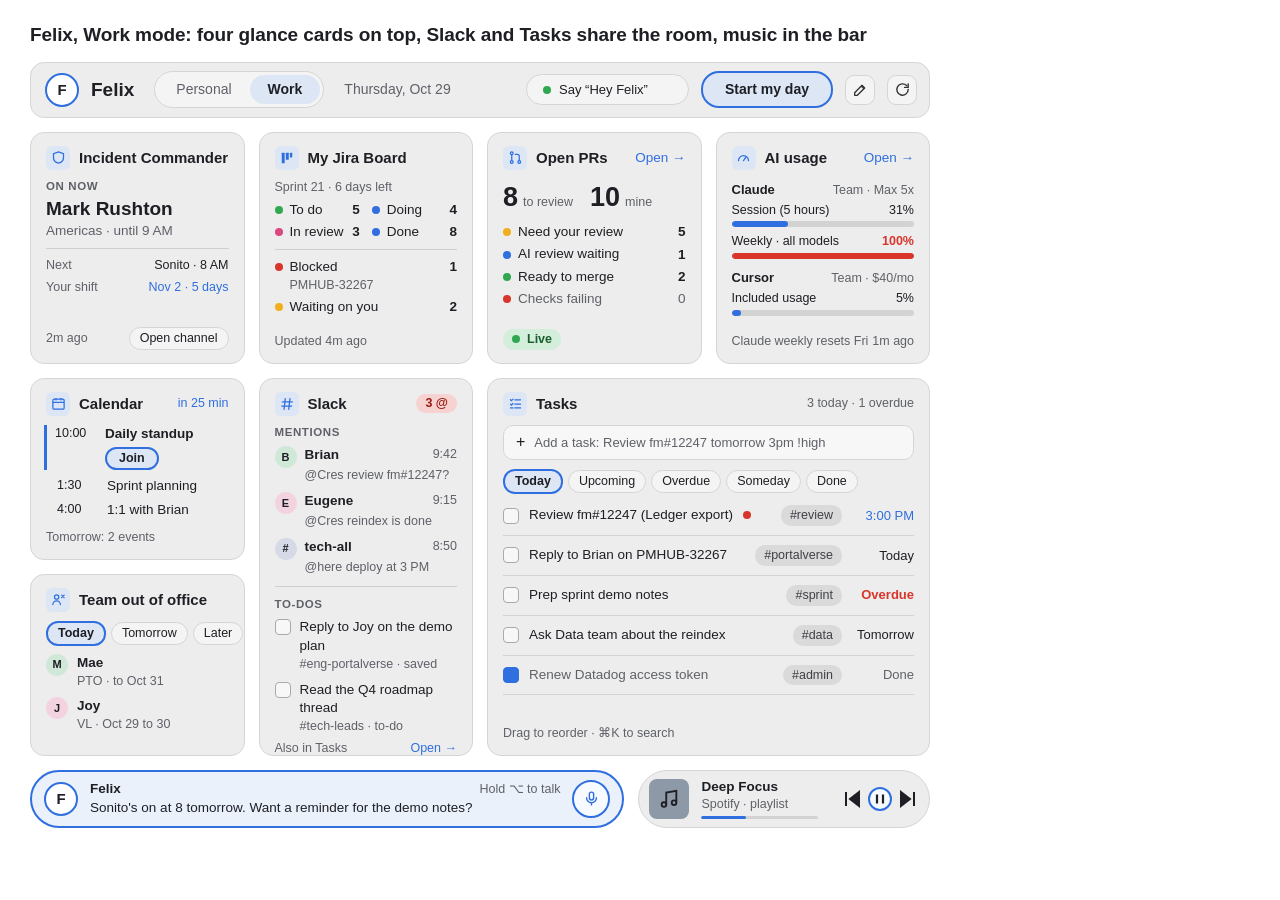
<file: docs/mockups/work-mode.html>
<!doctype html>
<html lang="en">
<head>
<meta charset="utf-8">
<title>Felix, Work mode mock-up</title>
<style>
  :root {
    --page: #FFFFFF; --card: #EDEDED; --edge: #D5D5D5; --fg: #1E1F24; --muted: #5F6168;
    --blue: #2F6FDF; --blue-bg: #DCE6F4; --chip: #DADADA; --red: #D9352B; --amber: #F2AE1C;
    --green: #2FA84F; --pink: #D9497F;
  }
  * { box-sizing: border-box; }
  body { margin: 0; width: 960px; height: 869px; padding: 22px 30px; background: var(--page); color: var(--fg);
    font: 13.5px/1.35 -apple-system, "SF Pro Text", "Helvetica Neue", sans-serif; overflow: hidden; }
  h1 { font-size: 19px; font-weight: 650; margin: 0 0 14px; letter-spacing: -0.1px; }
  .bar { display: flex; align-items: center; gap: 12px; height: 56px; padding: 0 12px 0 14px; background: var(--card);
    border: 1px solid var(--edge); border-radius: 14px; }
  .avatar { width: 34px; height: 34px; border-radius: 50%; border: 2px solid var(--blue); background: #fff; display: grid;
    place-items: center; font-weight: 600; font-size: 15px; flex: none; }
  .brand { font-size: 19px; font-weight: 650; margin-right: 8px; }
  .seg { display: flex; padding: 3px; border: 1px solid var(--edge); border-radius: 20px; background: #F4F4F4; }
  .seg span { padding: 5px 18px; border-radius: 16px; color: var(--muted); font-size: 14px; }
  .seg .on { background: var(--blue-bg); color: var(--fg); font-weight: 600; }
  .date { color: var(--muted); font-size: 14px; margin-left: 8px; }
  .grow { flex: 1; }
  .pill { display: inline-flex; align-items: center; gap: 8px; padding: 6px 14px; border: 1px solid var(--edge);
    border-radius: 18px; background: #F4F4F4; font-size: 13px; }
  .dot { width: 8px; height: 8px; border-radius: 50%; display: inline-block; flex: none; }
  .primary { padding: 7px 22px; border: 2px solid var(--blue); border-radius: 18px; background: var(--blue-bg);
    font-weight: 600; font-size: 14px; }
  .icon-btn { width: 30px; height: 30px; border: 1px solid var(--edge); border-radius: 9px; background: #F4F4F4;
    display: grid; place-items: center; }
  svg { display: block; }
  .grid { display: grid; grid-template-columns: repeat(4, 1fr); grid-template-rows: 232px 182px 182px; gap: 14px;
    margin-top: 14px; grid-template-areas: "ic jira prs ai" "cal slack tasks tasks" "ooo slack tasks tasks"; }
  .card { background: var(--card); border: 1px solid var(--edge); border-radius: 14px; padding: 13px 15px;
    display: flex; flex-direction: column; min-width: 0; overflow: hidden; }
  .head { display: flex; align-items: center; gap: 9px; margin-bottom: 9px; }
  .head h2 { font-size: 15px; font-weight: 600; margin: 0; white-space: nowrap; }
  .badge { width: 24px; height: 24px; border-radius: 6px; background: var(--blue-bg); display: grid; place-items: center; flex: none; }
  .right { margin-left: auto; }
  .link { color: var(--blue); font-weight: 500; }
  .muted { color: var(--muted); }
  .small { font-size: 12.5px; }
  .foot { margin-top: auto; display: flex; align-items: center; justify-content: space-between; color: var(--muted); font-size: 12.5px; }
  .row { display: flex; align-items: center; gap: 7px; }
  .between { display: flex; justify-content: space-between; align-items: baseline; gap: 8px; }
  hr { border: 0; border-top: 1px solid #CFCFCF; margin: 8px 0; }
  .chip { padding: 2px 10px; border: 1px solid var(--edge); border-radius: 12px; background: #F4F4F4; font-size: 12.5px; }
  .chip.on { border: 2px solid var(--blue); background: var(--blue-bg); font-weight: 600; }
  .person { width: 22px; height: 22px; border-radius: 50%; display: grid; place-items: center; font-size: 11px; font-weight: 600; flex: none; }
  .meter { height: 6px; border-radius: 3px; background: #D3D3D3; overflow: hidden; margin: 3px 0 6px; }
  .meter i { display: block; height: 100%; border-radius: 3px; background: var(--blue); }
  .tool { font-weight: 600; font-size: 13px; margin-top: 2px; }
  .msg { display: grid; grid-template-columns: 22px 1fr auto; column-gap: 8px; align-items: start; padding: 4px 0; }
  .msg b { font-weight: 600; }
  .msg .text { grid-column: 2 / 4; color: var(--muted); font-size: 12.5px; margin-top: -1px; }
  .section { font-size: 11.5px; font-weight: 600; letter-spacing: 0.6px; text-transform: uppercase; color: var(--muted); margin: 4px 0 2px; }
  .box { width: 16px; height: 16px; border: 1.5px solid #A9A9A9; border-radius: 4px; background: #F7F7F7; flex: none; }
  .box.done { background: var(--blue); border-color: var(--blue); }
  .task { display: flex; align-items: center; gap: 10px; padding: 9px 0; border-bottom: 1px solid #D2D2D2; }
  .task:last-of-type { border-bottom: 0; }
  .task .title { flex: 1; min-width: 0; white-space: nowrap; overflow: hidden; text-overflow: ellipsis; }
  .tag { padding: 2px 9px; border-radius: 10px; background: var(--chip); font-size: 12.5px; color: #3F4047; }
  .due { width: 62px; text-align: right; font-size: 13px; }
  .add { display: flex; align-items: center; gap: 9px; padding: 8px 12px; border: 1px solid var(--edge); border-radius: 10px;
    background: #F7F7F7; color: var(--muted); font-size: 13px; margin-bottom: 9px; }
  .bottom { display: grid; grid-template-columns: 632fr 310fr; gap: 14px; margin-top: 14px; }
  .felix { display: flex; align-items: center; gap: 12px; height: 58px; padding: 0 12px; border: 2px solid var(--blue);
    border-radius: 30px; background: #EAF1FB; }
  .music { display: flex; align-items: center; gap: 12px; height: 58px; padding: 0 12px 0 10px; border: 1px solid var(--edge);
    border-radius: 30px; background: var(--card); }
  .art { width: 40px; height: 40px; border-radius: 8px; background: #8E99A8; display: grid; place-items: center; }
</style>
</head>
<body>
<h1>Felix, Work mode: four glance cards on top, Slack and Tasks share the room, music in the bar</h1>

<div class="bar">
  <div class="avatar">F</div>
  <span class="brand">Felix</span>
  <div class="seg"><span>Personal</span><span class="on">Work</span></div>
  <span class="date">Thursday, Oct 29</span>
  <span class="grow"></span>
  <span class="pill" style="padding: 6px 40px 6px 16px"><span class="dot" style="background: var(--green)"></span>Say “Hey Felix”</span>
  <span class="primary">Start my day</span>
  <span class="icon-btn"><svg width="16" height="16" viewBox="0 0 24 24" fill="none" stroke="#333" stroke-width="2" stroke-linejoin="round"><path d="M4 20h4L19 9l-4-4L4 16z"/><path d="M14 6l4 4"/></svg></span>
  <span class="icon-btn"><svg width="17" height="17" viewBox="0 0 24 24" fill="none" stroke="#333" stroke-width="2" stroke-linecap="round"><path d="M20 12a8 8 0 1 1-2.3-5.6"/><path d="M20 4v5h-5"/></svg></span>
</div>

<div class="grid">
  <section class="card" style="grid-area: ic">
    <div class="head"><span class="badge"><svg width="15" height="15" viewBox="0 0 24 24" fill="none" stroke="var(--blue)" stroke-width="2"><path d="M12 3l8 3v6c0 4.5-3.4 8-8 9-4.6-1-8-4.5-8-9V6z"/></svg></span><h2>Incident Commander</h2></div>
    <div class="section" style="margin-top: 0">On now</div>
    <div style="font-size: 19px; font-weight: 600">Mark Rushton</div>
    <div class="muted">Americas · until 9 AM</div>
    <hr>
    <div class="between small"><span class="muted">Next</span><span>Sonito · 8 AM</span></div>
    <div class="between small" style="margin-top: 5px"><span class="muted">Your shift</span><span class="link">Nov 2 · 5 days</span></div>
    <div class="foot"><span>2m ago</span><span class="chip" style="color: var(--fg)">Open channel</span></div>
  </section>

  <section class="card" style="grid-area: jira">
    <div class="head"><span class="badge"><svg width="14" height="14" viewBox="0 0 24 24" fill="var(--blue)"><rect x="3" y="3" width="5" height="18" rx="1"/><rect x="10" y="3" width="5" height="12" rx="1"/><rect x="17" y="3" width="4" height="8" rx="1"/></svg></span><h2>My Jira Board</h2></div>
    <div class="small muted">Sprint 21 · 6 days left</div>
    <div style="display: grid; grid-template-columns: 1fr 1fr; column-gap: 12px; row-gap: 4px; margin-top: 5px">
      <div class="between"><span class="row"><span class="dot" style="background: var(--green)"></span>To do</span><b>5</b></div>
      <div class="between"><span class="row"><span class="dot" style="background: var(--blue)"></span>Doing</span><b>4</b></div>
      <div class="between"><span class="row"><span class="dot" style="background: var(--pink)"></span>In review</span><b>3</b></div>
      <div class="between"><span class="row"><span class="dot" style="background: var(--blue)"></span>Done</span><b>8</b></div>
    </div>
    <hr>
    <div class="between"><span class="row"><span class="dot" style="background: var(--red)"></span>Blocked</span><b>1</b></div>
    <div class="small muted" style="margin-left: 15px">PMHUB-32267</div>
    <div class="between" style="margin-top: 5px"><span class="row"><span class="dot" style="background: var(--amber)"></span>Waiting on you</span><b>2</b></div>
    <div class="foot"><span>Updated 4m ago</span></div>
  </section>

  <section class="card" style="grid-area: prs">
    <div class="head"><span class="badge"><svg width="15" height="15" viewBox="0 0 24 24" fill="none" stroke="var(--blue)" stroke-width="2"><circle cx="6" cy="5" r="2.2"/><circle cx="6" cy="19" r="2.2"/><circle cx="18" cy="19" r="2.2"/><path d="M6 7v10M18 17V10a3 3 0 0 0-3-3h-4"/></svg></span><h2>Open PRs</h2><span class="right link">Open →</span></div>
    <div class="row" style="align-items: baseline; gap: 5px; margin: 0 0 6px"><span style="font-size: 27px; font-weight: 600">8</span><span class="small muted">to review</span><span style="font-size: 27px; font-weight: 600; margin-left: 12px">10</span><span class="small muted">mine</span></div>
    <div class="between" style="padding: 2px 0"><span class="row"><span class="dot" style="background: var(--amber)"></span>Need your review</span><b>5</b></div>
    <div class="between" style="padding: 2px 0"><span class="row"><span class="dot" style="background: var(--blue)"></span>AI review waiting</span><b>1</b></div>
    <div class="between" style="padding: 2px 0"><span class="row"><span class="dot" style="background: var(--green)"></span>Ready to merge</span><b>2</b></div>
    <div class="between muted" style="padding: 2px 0"><span class="row"><span class="dot" style="background: var(--red)"></span>Checks failing</span><span>0</span></div>
    <div class="foot" style="justify-content: flex-start"><span class="row" style="padding: 2px 9px; border-radius: 10px; background: #D3EEDA; color: #1B5E2E; font-weight: 600"><span class="dot" style="background: var(--green)"></span>Live</span></div>
  </section>

  <section class="card" style="grid-area: ai">
    <div class="head"><span class="badge"><svg width="15" height="15" viewBox="0 0 24 24" fill="none" stroke="var(--blue)" stroke-width="2" stroke-linecap="round"><path d="M4 17a8 8 0 1 1 16 0"/><path d="M12 17l4-6"/></svg></span><h2>AI usage</h2><span class="right link">Open →</span></div>
    <div class="between"><span class="tool">Claude</span><span class="small muted">Team · Max 5x</span></div>
    <div class="between small" style="margin-top: 3px"><span>Session (5 hours)</span><span>31%</span></div>
    <div class="meter"><i style="width: 31%"></i></div>
    <div class="between small"><span>Weekly · all models</span><span style="color: var(--red); font-weight: 600">100%</span></div>
    <div class="meter"><i style="width: 100%; background: var(--red)"></i></div>
    <div class="between" style="margin-top: 2px"><span class="tool">Cursor</span><span class="small muted">Team · $40/mo</span></div>
    <div class="between small" style="margin-top: 3px"><span>Included usage</span><span>5%</span></div>
    <div class="meter"><i style="width: 5%"></i></div>
    <div class="foot"><span>Claude weekly resets Fri</span><span>1m ago</span></div>
  </section>

  <section class="card" style="grid-area: cal">
    <div class="head"><span class="badge"><svg width="15" height="15" viewBox="0 0 24 24" fill="none" stroke="var(--blue)" stroke-width="2"><rect x="3" y="5" width="18" height="16" rx="2"/><path d="M3 10h18M8 3v4M16 3v4"/></svg></span><h2>Calendar</h2><span class="right link small">in 25 min</span></div>
    <div style="display: grid; grid-template-columns: 50px 1fr; row-gap: 6px; border-left: 3px solid var(--blue); padding-left: 8px; margin-left: -2px">
      <span class="small">10:00</span><span><b style="font-weight: 600">Daily standup</b><br><span class="chip on" style="display: inline-block; margin-top: 4px; padding: 1px 12px">Join</span></span>
    </div>
    <div style="display: grid; grid-template-columns: 50px 1fr; row-gap: 6px; padding-left: 11px; margin-top: 7px">
      <span class="small">1:30</span><span>Sprint planning</span>
      <span class="small">4:00</span><span>1:1 with Brian</span>
    </div>
    <div class="foot"><span>Tomorrow: 2 events</span></div>
  </section>

  <section class="card" style="grid-area: ooo">
    <div class="head"><span class="badge"><svg width="15" height="15" viewBox="0 0 24 24" fill="none" stroke="var(--blue)" stroke-width="2" stroke-linecap="round"><circle cx="9" cy="8" r="3.5"/><path d="M3 20c0-3.3 2.7-6 6-6s6 2.7 6 6M17 5l4 4M21 5l-4 4"/></svg></span><h2>Team out of office</h2></div>
    <div class="row" style="gap: 5px; margin-bottom: 8px"><span class="chip on">Today</span><span class="chip">Tomorrow</span><span class="chip">Later</span></div>
    <div class="row" style="align-items: flex-start; gap: 9px"><span class="person" style="background: #CFE8D8">M</span><span><b style="font-weight: 600">Mae</b><br><span class="small muted">PTO · to Oct 31</span></span></div>
    <div class="row" style="align-items: flex-start; gap: 9px; margin-top: 7px"><span class="person" style="background: #F3D3DF">J</span><span><b style="font-weight: 600">Joy</b><br><span class="small muted">VL · Oct 29 to 30</span></span></div>
  </section>

  <section class="card" style="grid-area: slack">
    <div class="head"><span class="badge"><svg width="14" height="14" viewBox="0 0 24 24" fill="none" stroke="var(--blue)" stroke-width="2.2" stroke-linecap="round"><path d="M9 3L7 21M17 3l-2 18M4 8.5h17M3 15.5h17"/></svg></span><h2>Slack</h2><span class="right" style="padding: 1px 9px; border-radius: 10px; background: #F6D2D0; color: #9B1C14; font-weight: 600; font-size: 12.5px">3 @</span></div>
    <div class="section" style="margin-top: 0">Mentions</div>
    <div class="msg"><span class="person" style="background: #CFE8D8">B</span><b>Brian</b><span class="small muted">9:42</span><span class="text">@Cres review fm#12247?</span></div>
    <div class="msg"><span class="person" style="background: #F3D3DF">E</span><b>Eugene</b><span class="small muted">9:15</span><span class="text">@Cres reindex is done</span></div>
    <div class="msg"><span class="person" style="background: #D5DAE6">#</span><b>tech-all</b><span class="small muted">8:50</span><span class="text">@here deploy at 3 PM</span></div>
    <hr style="margin: 6px 0">
    <div class="section">To-dos</div>
    <div class="row" style="padding: 4px 0; align-items: flex-start; gap: 9px"><span class="box" style="margin-top: 1px"></span><span>Reply to Joy on the demo plan<br><span class="small muted">#eng-portalverse · saved</span></span></div>
    <div class="row" style="padding: 4px 0; align-items: flex-start; gap: 9px"><span class="box" style="margin-top: 1px"></span><span>Read the Q4 roadmap thread<br><span class="small muted">#tech-leads · to-do</span></span></div>
    <div class="foot"><span>Also in Tasks</span><span class="link">Open →</span></div>
  </section>

  <section class="card" style="grid-area: tasks">
    <div class="head"><span class="badge"><svg width="15" height="15" viewBox="0 0 24 24" fill="none" stroke="var(--blue)" stroke-width="2" stroke-linecap="round"><path d="M4 6l1.5 1.5L8 5M4 13l1.5 1.5L8 12M11 6h9M11 13h9M11 19h9M4 19h4"/></svg></span><h2>Tasks</h2><span class="right small muted">3 today · 1 overdue</span></div>
    <div class="add"><span style="font-size: 16px; line-height: 1; color: var(--fg)">+</span>Add a task: Review fm#12247 tomorrow 3pm !high</div>
    <div class="row" style="gap: 5px; margin-bottom: 2px"><span class="chip on">Today</span><span class="chip">Upcoming</span><span class="chip">Overdue</span><span class="chip">Someday</span><span class="chip">Done</span></div>
    <div class="task"><span class="box"></span><span class="title">Review fm#12247 (Ledger export) <span class="dot" style="background: var(--red); margin-left: 6px"></span></span><span class="tag">#review</span><span class="due link">3:00 PM</span></div>
    <div class="task"><span class="box"></span><span class="title">Reply to Brian on PMHUB-32267</span><span class="tag">#portalverse</span><span class="due">Today</span></div>
    <div class="task"><span class="box"></span><span class="title">Prep sprint demo notes</span><span class="tag">#sprint</span><span class="due" style="color: var(--red); font-weight: 600">Overdue</span></div>
    <div class="task"><span class="box"></span><span class="title">Ask Data team about the reindex</span><span class="tag">#data</span><span class="due">Tomorrow</span></div>
    <div class="task"><span class="box done"></span><span class="title muted">Renew Datadog access token</span><span class="tag">#admin</span><span class="due muted">Done</span></div>
    <div class="foot"><span>Drag to reorder · ⌘K to search</span></div>
  </section>
</div>

<div class="bottom">
  <div class="felix">
    <div class="avatar">F</div>
    <div class="grow"><div class="between"><b style="font-weight: 600">Felix</b><span class="small muted">Hold ⌥ to talk</span></div><div>Sonito's on at 8 tomorrow. Want a reminder for the demo notes?</div></div>
    <span class="avatar" style="width: 38px; height: 38px; background: #F7FAFE"><svg width="17" height="17" viewBox="0 0 24 24" fill="none" stroke="var(--blue)" stroke-width="2" stroke-linecap="round"><rect x="9" y="3" width="6" height="11" rx="3"/><path d="M5 11a7 7 0 0 0 14 0M12 18v3"/></svg></span>
  </div>
  <div class="music">
    <div class="art"><svg width="22" height="22" viewBox="0 0 24 24" fill="none" stroke="#1E1F24" stroke-width="2"><path d="M9 18V5l11-2v13"/><circle cx="6.5" cy="18" r="2.5"/><circle cx="17.5" cy="16" r="2.5"/></svg></div>
    <div class="grow"><b style="font-weight: 600">Deep Focus</b><div class="small muted">Spotify · playlist</div><div class="meter" style="height: 3px; margin: 3px 0 0; width: 90%"><i style="width: 38%"></i></div></div>
    <svg width="74" height="26" viewBox="0 0 74 26"><path d="M3 6v14M16 6L7 13l9 7z" fill="#1E1F24" stroke="#1E1F24" stroke-width="2"/><circle cx="37" cy="13" r="11" fill="#F7FAFE" stroke="var(--blue)" stroke-width="2"/><path d="M34 8.5v9M40 8.5v9" stroke="#1E1F24" stroke-width="2.2"/><path d="M58 6l9 7-9 7zM71 6v14" fill="#1E1F24" stroke="#1E1F24" stroke-width="2"/></svg>
  </div>
</div>
</body>
</html>
</file>
